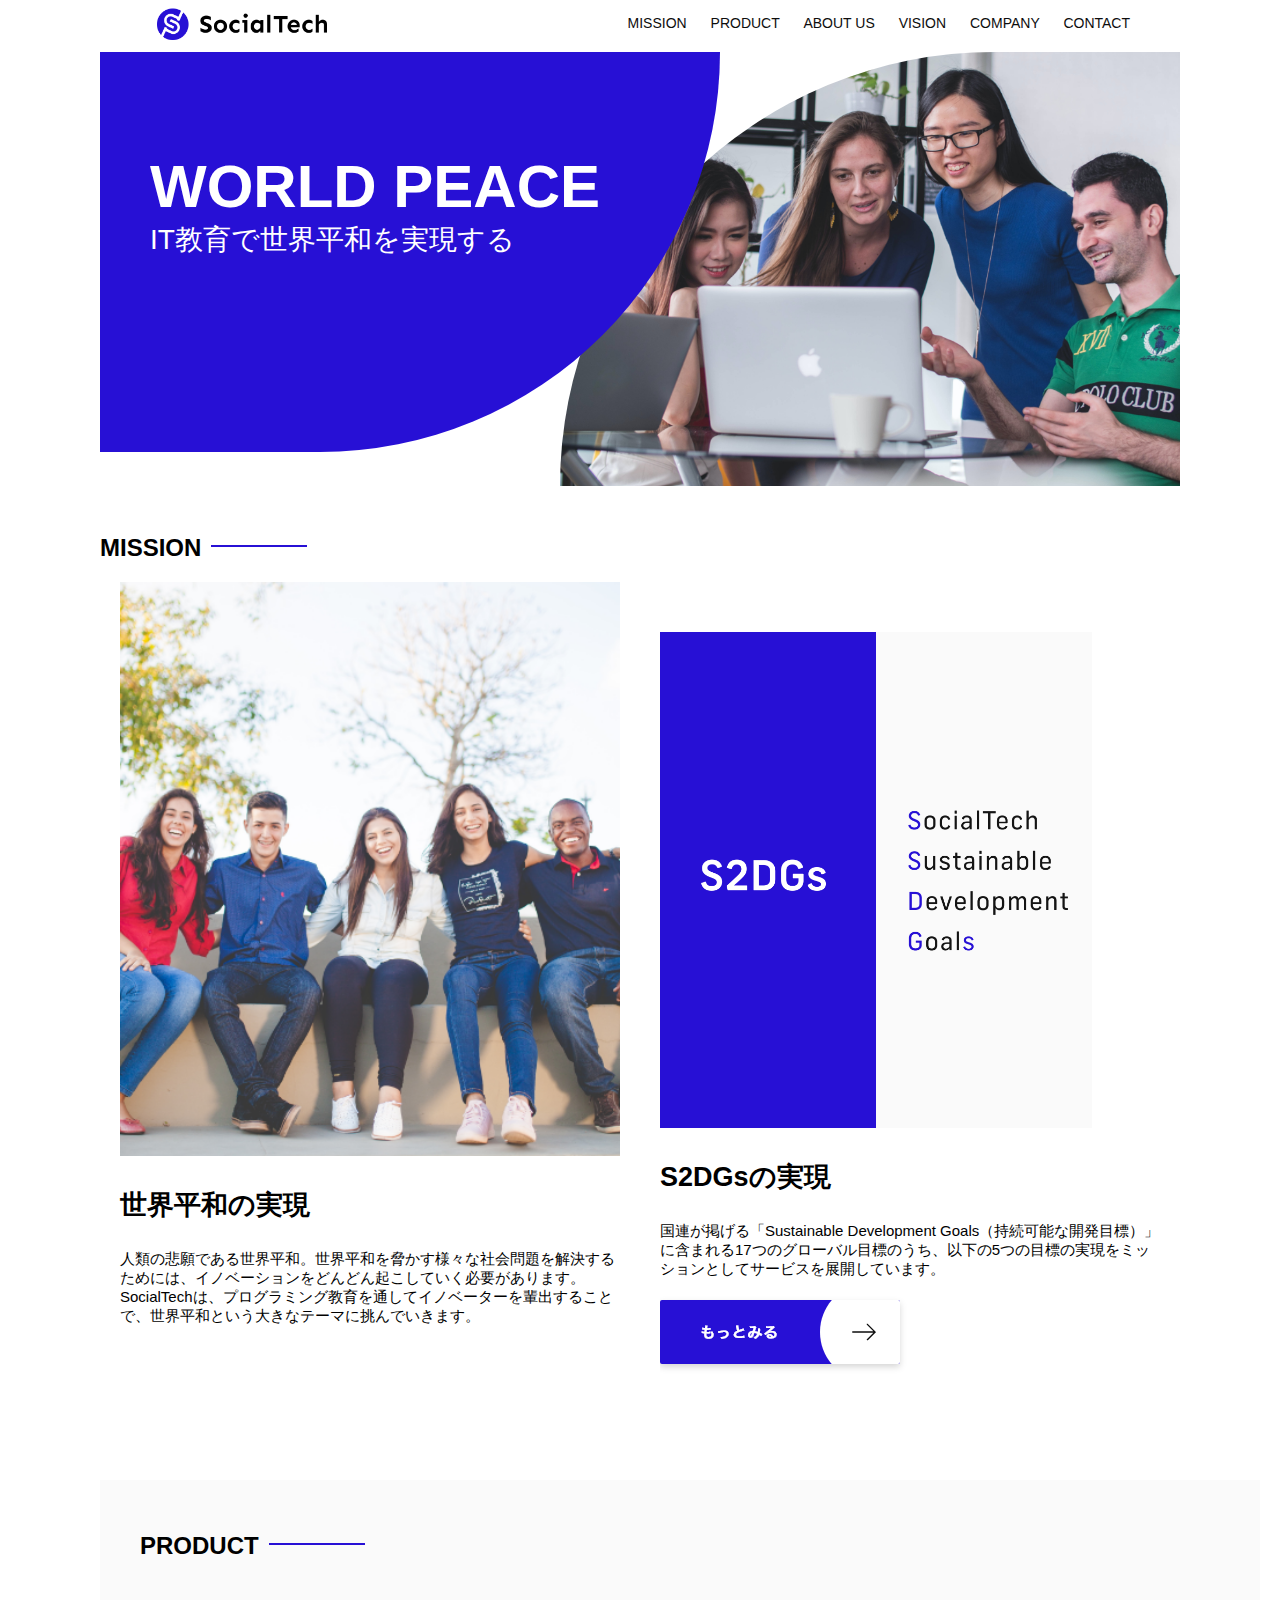
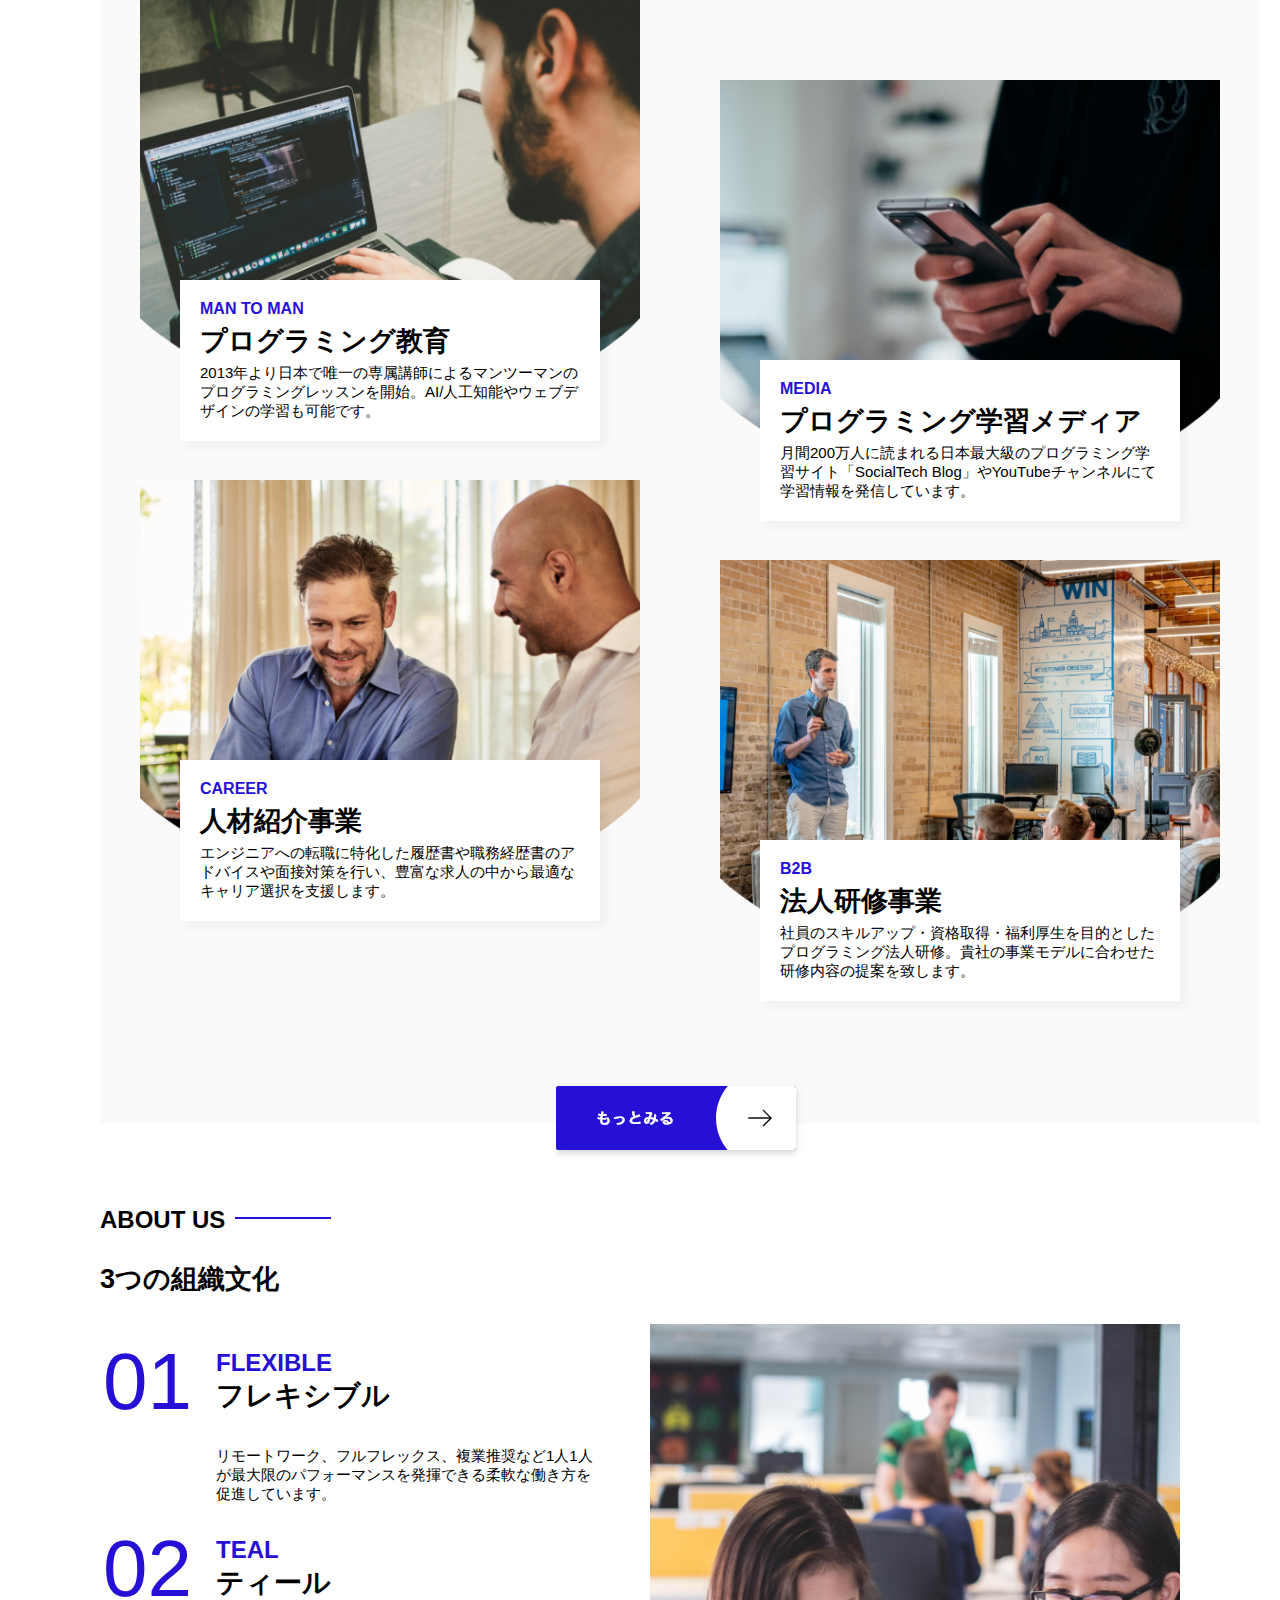
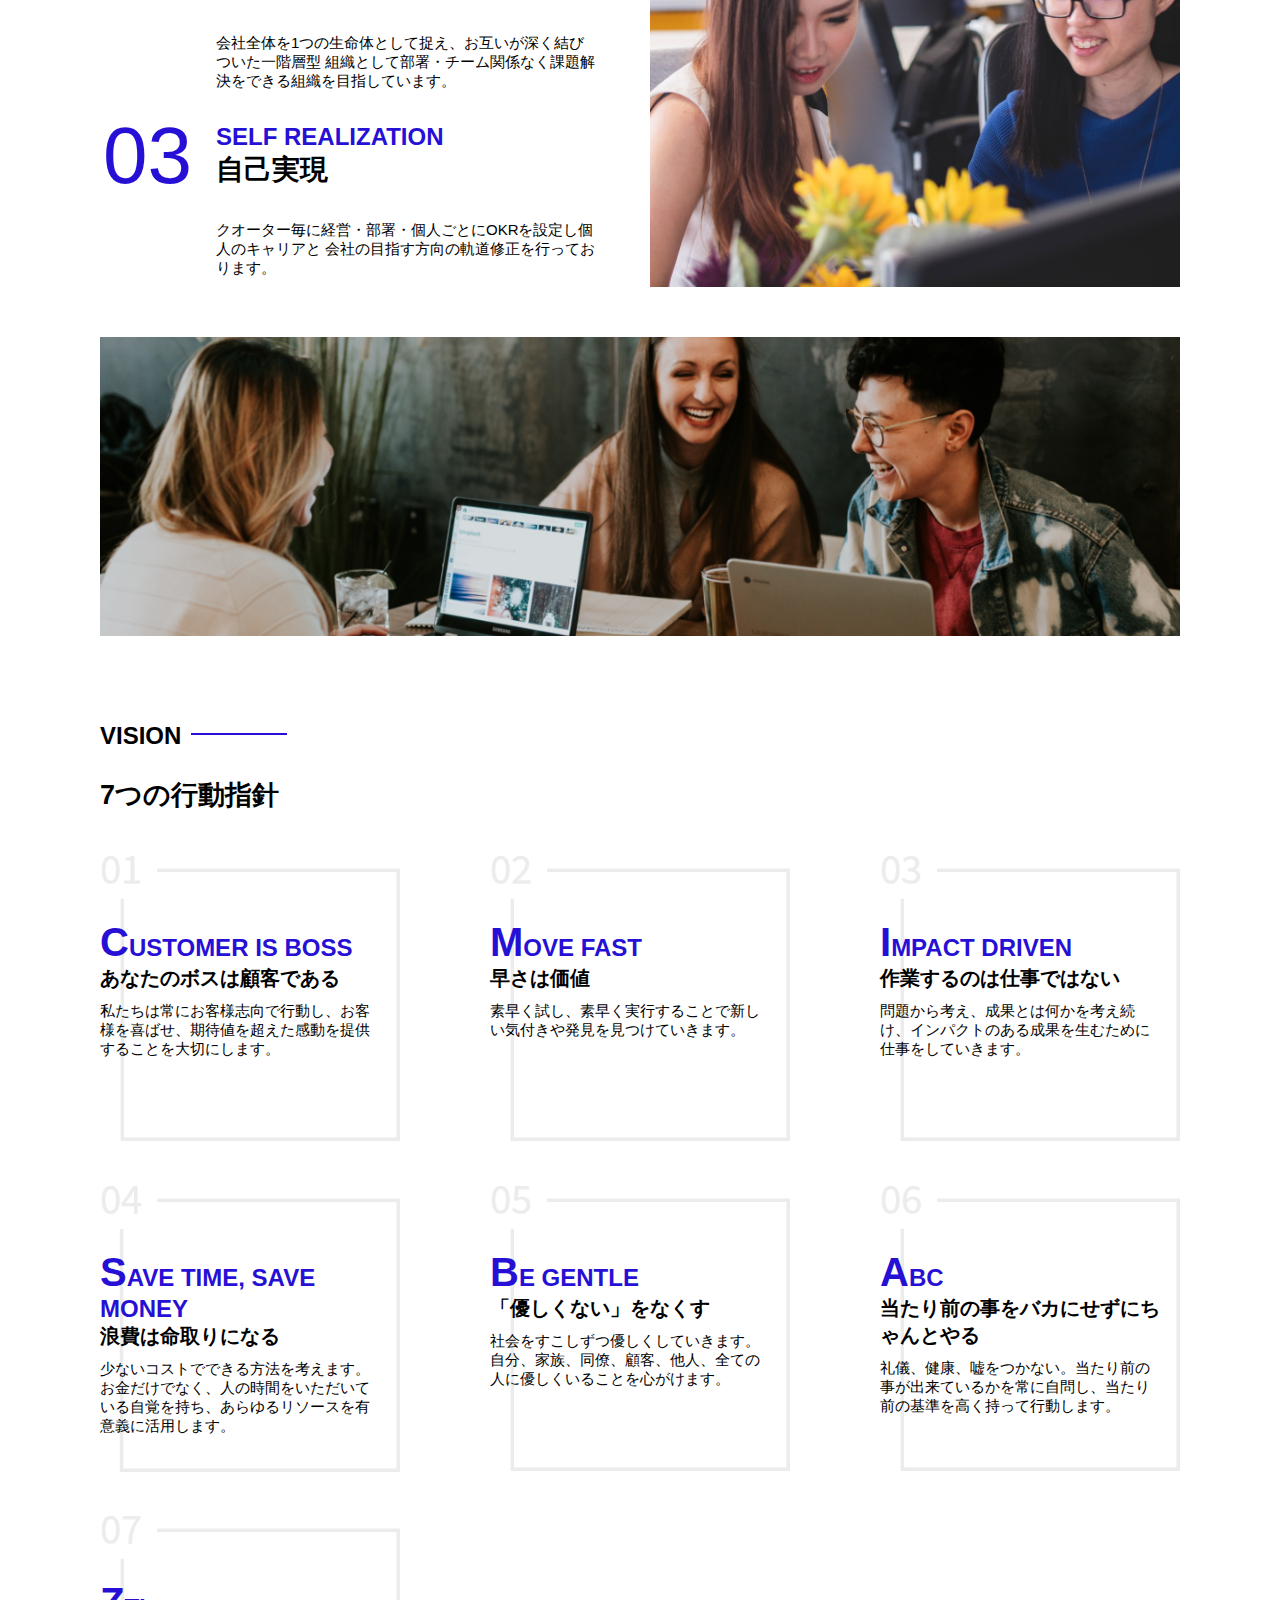
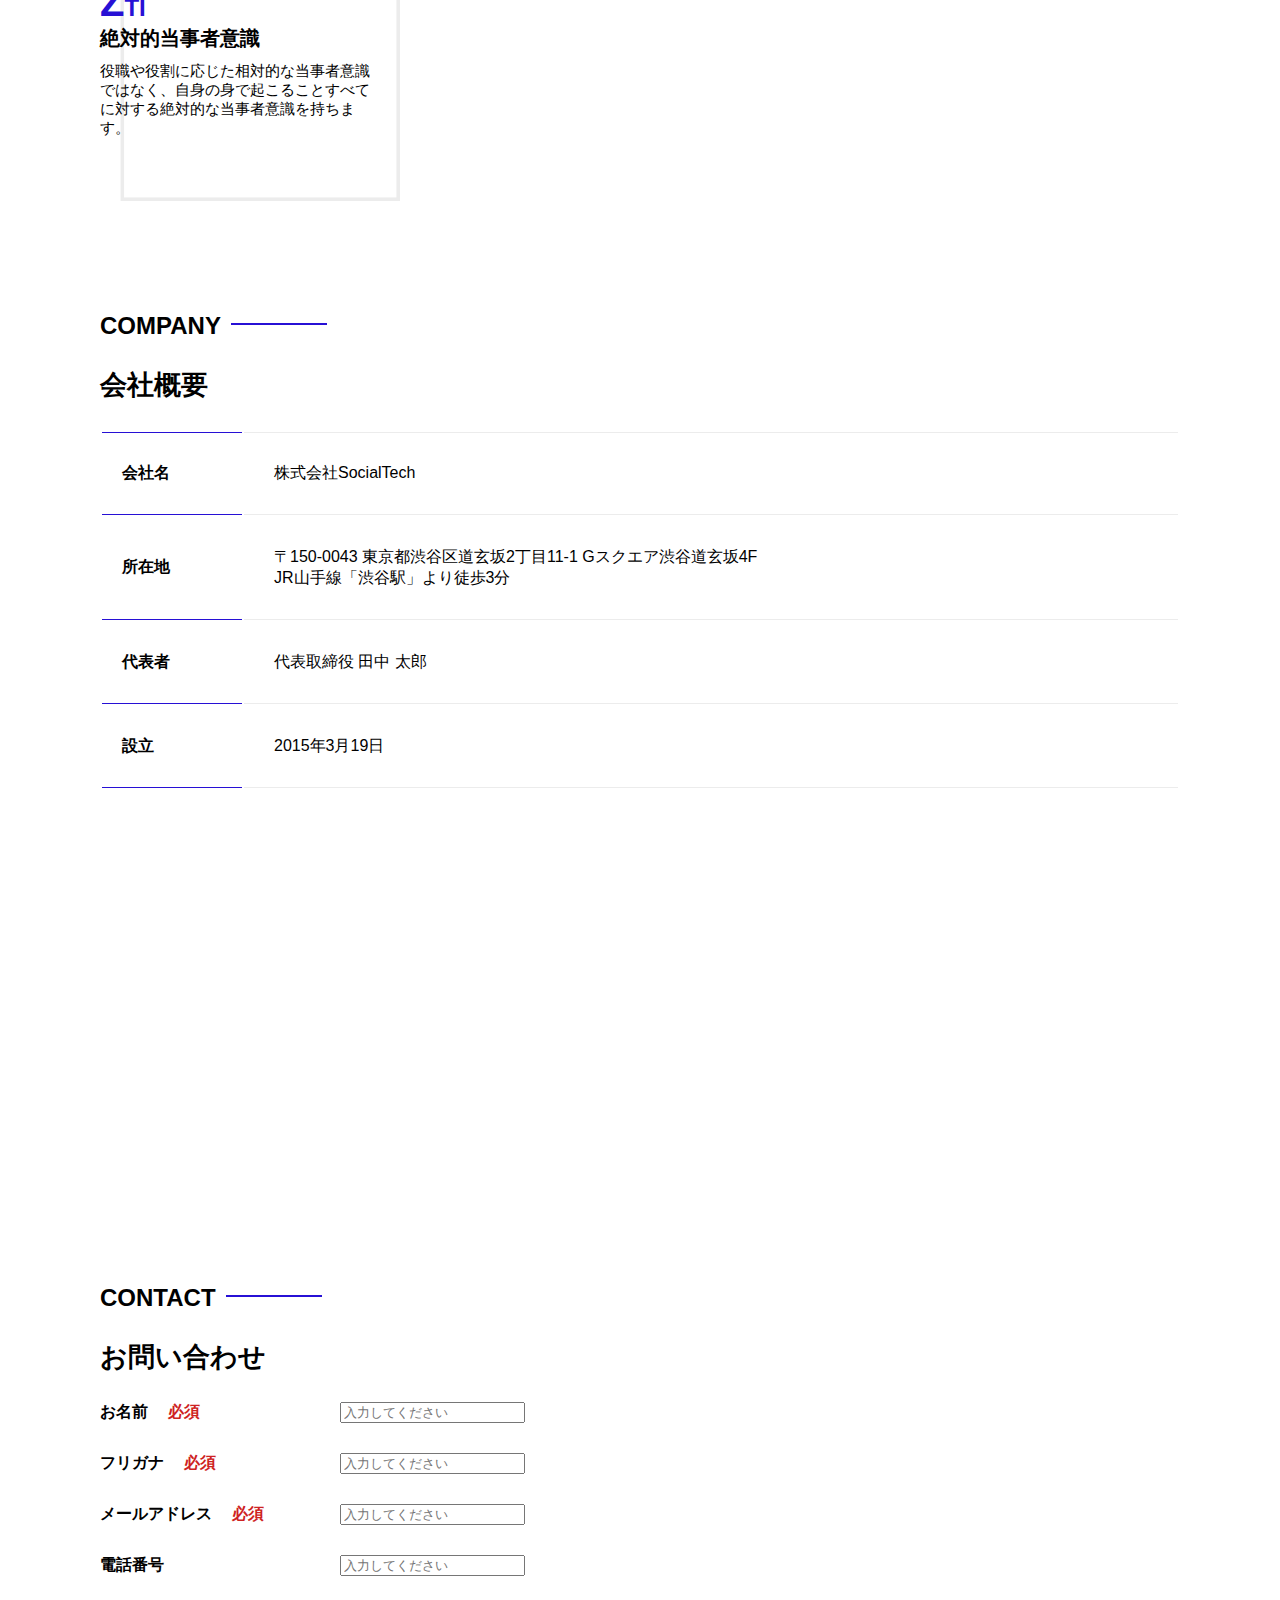
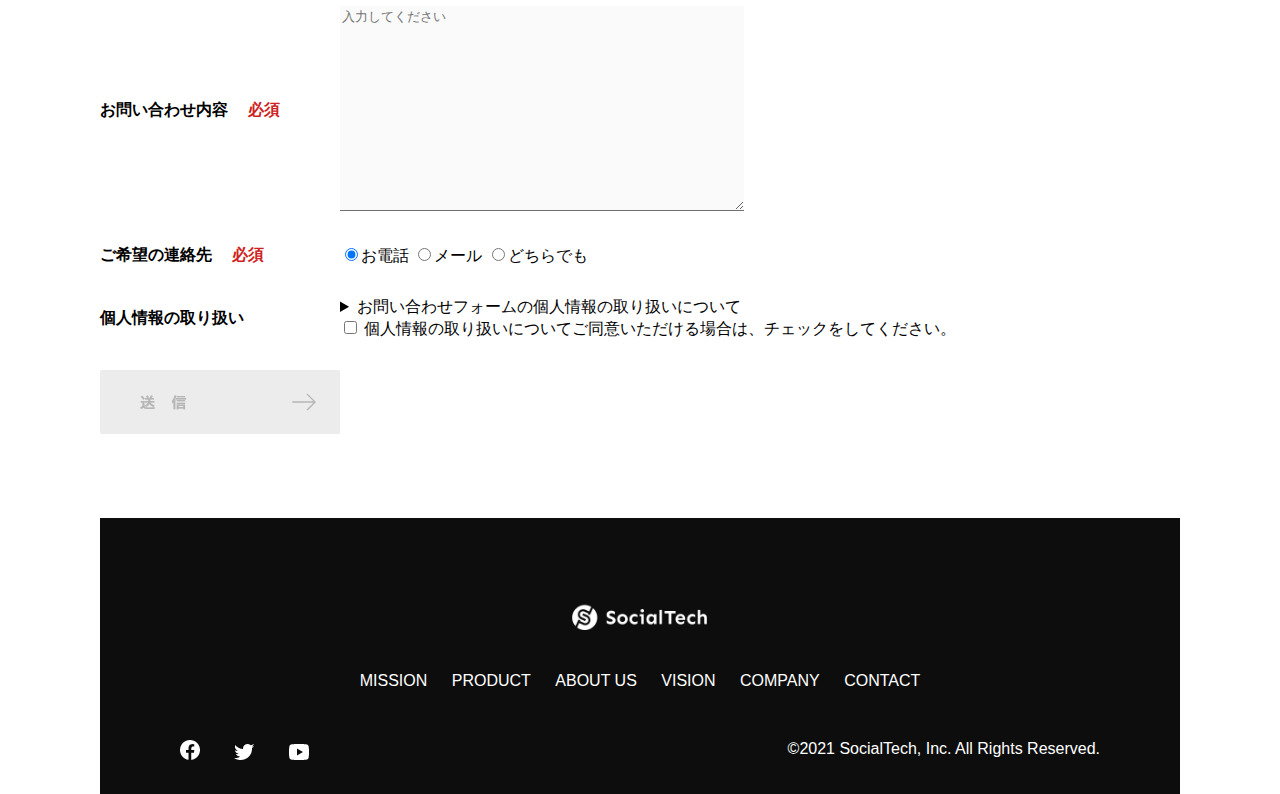
<file: index.html>
<!DOCTYPE html>
<html>

<head>
  <title>SocialTech</title>
  <meta charset="utf-8">
  <meta description="SocialTechはEdTech業界のリーディングカンパニーを目指します。">
  <meta name="viewport" content="width=device-width, initial-scale=1.0">
  <link rel="stylesheet" href="style.css">

</head>

<body>
  <header>
    <!-- ロゴ -->
    <a href="index.html" id="logo"><img src="images/logo.png" alt="トップページに戻る"></a>

    <!-- pc用ナビゲーション コメント追加 -->
    <nav id="nav-pc">
      <a href="mission.html">MISSION</a>
      <a href="product.html">PRODUCT</a>
      <a href="index.html#aboutus">ABOUT US</a>
      <a href="index.html#vision">VISION</a>
      <a href="index.html#company">COMPANY</a>
      <a href="index.html#contact">CONTACT</a>
    </nav>
    <!-- スマホ用メニューボタン -->
    <img id="menu-sp" src="images/button-menu.png" alt="ナビゲーションを開く"
      onclick="document.getElementById('nav-sp').style.display = 'block'">
    <!-- スマホ用ナビゲーション -->
    <nav id="nav-sp">
      <img id="close" src="images/button-close.png" alt="ナビゲーションを閉じる"
        onclick="document.getElementById('nav-sp').style.display = 'none'">
      <a id="logo-sp" href="index.html" onclick="document.getElementById('nav-sp').style.display = 'none'"><img
          src="images/logo-sp.png" alt="トップページに戻る"></a>
      <a class="menu" href="mission.html" onclick="document.getElementById('nav-sp').style.display = 'none'">MISSION</a>
      <a class="menu" href="product.html" onclick="document.getElementById('nav-sp').style.display = 'none'">PRODUCT</a>
      <a class="menu" href="index.html#aboutus"
        onclick="document.getElementById('nav-sp').style.display = 'none'">ABOUTUS</a>
      <a class="menu" href="index.html#vision"
        onclick="document.getElementById('nav-sp').style.display = 'none'">VISION</a>
      <a class="menu" href="index.html#company"
        onclick="document.getElementById('nav-sp').style.display = 'none'">COMPANY</a>
      <a class="menu" href="index.html#contact"
        onclick="document.getElementById('nav-sp').style.display = 'none'">CONTACT</a>
      <div id="sns">
        <a href="https://www.facebook.com/sejuku2013"><img src="images/button-facebook.png" alt="Facebookのリンク"></a>
        <a href="https://twitter.com/samuraijuku"><img src="images/button-twitter.png" alt="Twitterのリンク"></a>
        <a href="https://www.youtube.com/channel/UCCFOQO5aDK0xXam4cUQXT8g"><img src="images/button-youtube.png"
            alt="YouTubeのリンク"></a>
      </div>
    </nav>
  </header>
  <main>
    <article>

      <!-- メインビジュアル -->
      <section id="main-visual">
        <div id="main-message">
          <h1>WORLD PEACE</h1>
          <p>IT教育で世界平和を実現する</p>
        </div>
        <img src="images/index/index-main.png" alt="PCの周りに集まる多国籍の仲間たち">
      </section>
      <!--ミッション-->
      <section id="mission">
        <h2 class="index-h2">MISSION</h2>
        <div id="mission-flex">
          <div>
            <img id="mission-photo" src="images/index/index-mission.png" alt="屋外のベンチで写真を撮影する多国籍の仲間たち">
            <h3>世界平和の実現</h3>
            <p>
              人類の悲願である世界平和。世界平和を脅かす様々な社会問題を解決するためには、イノベーションをどんどん起こしていく必要があります。SocialTechは、プログラミング教育を通してイノベーターを輩出することで、世界平和という大きなテーマに挑んでいきます。
            </p>
          </div>
          <div>
            <img id="s2dgs" src="images/index/s2dgs.png" alt="S2DGs">
            <h3>S2DGsの実現</h3>
            <p>国連が掲げる「Sustainable Development Goals（持続可能な開発目標）」に含まれる17つのグローバル目標のうち、以下の5つの目標の実現をミッションとしてサービスを展開しています。</p>
            <a href="mission.html">
              <img src="images/button-more.png" alt="もっとみる">
            </a>
          </div>
        </div>
      </section>
      </section>
      <!-- プロダクト -->
      <section id="product">
        <h2 class="index-h2">PRODUCT</h2>
        <div>
          <div id="product-left">
            <div>
              <img class="product-photo" src="images/index/index-mantoman.png" alt="PCでコードを書く男性">
              <div class="product-explain">
                <span>MAN TO MAN</span>
                <h3>プログラミング教育</h3>
                <p>2013年より日本で唯一の専属講師によるマンツーマンのプログラミングレッスンを開始。AI/人工知能やウェブデザインの学習も可能です。</p>
              </div>
            </div>
            <div>
              <img class="product-photo" src="images/index/index-career.png" alt="笑顔で話し合う2人の男性">
              <div class="product-explain">
                <span>CAREER</span>
                <h3>人材紹介事業</h3>
                <p>エンジニアへの転職に特化した履歴書や職務経歴書のアドバイスや面接対策を行い、豊富な求人の中から最適なキャリア選択を支援します。</p>
              </div>
            </div>
          </div>
          <div id="product-right">
            <div>
              <img class="product-photo" src="images/index/index-media.png" alt="スマートフォンを操作する人">
              <div class="product-explain">
                <span>MEDIA</span>
                <h3>プログラミング学習メディア</h3>
                <p>月間200万人に読まれる日本最大級のプログラミング学習サイト「SocialTech Blog」やYouTubeチャンネルにて学習情報を発信しています。</p>
              </div>
            </div>
            <div>
              <img class="product-photo" src="images/index/index-b2b.png" alt="講演中の男性とそれを聴く人々">
              <div class="product-explain">
                <span>B2B</span>
                <h3>法人研修事業</h3>
                <p>社員のスキルアップ・資格取得・福利厚生を目的としたプログラミング法人研修。貴社の事業モデルに合わせた研修内容の提案を致します。</p>
              </div>
            </div>
          </div>
        </div>
        <div>
          <a id="product-more" href="product.html">
            <img src="images/button-more.png" alt="もっとみる">
          </a>
        </div>
        </div>
        </div>
      </section>
      <!---ABOUT US-->
      <section id="aboutus">
        <h2 class="index-h2">ABOUT US</h2>
        <h3>3つの組織文化</h3>
        <div>
          <table class="culture-table">
            <tr>
              <td>
                <span class="culture-num">01</span>
              </td>
              <td>
                <span class="culture-en">FLEXIBLE</span>
                <span class="culture-jp">フレキシブル</span>
              </td>
            </tr>
            <tr>
              <td>
                <!--空のセル-->
              </td>
              <td>
                <p class="culture-description">
                  リモートワーク、フルフレックス、複業推奨など1人1人が最大限のパフォーマンスを発揮できる柔軟な働き方を促進しています。
                </p>
              </td>
            </tr>
            <tr>
              <td>
                <span class="culture-num">02</span>
              </td>
              <td>
                <span class="culture-en">TEAL</span>
                <span class="culture-jp">ティール</span>
              </td>
            </tr>
            <tr>
              <td>
                <!--空のセル-->
              </td>
              <td>
                <p class="culture-description">
                  会社全体を1つの生命体として捉え、お互いが深く結びついた一階層型
                  組織として部署・チーム関係なく課題解決をできる組織を目指しています。
                </p>
              </td>
            </tr>
            <tr>
              <td>
                <span class="culture-num">03</span>
              </td>
              <td>
                <span class="culture-en">SELF REALIZATION</span>
                <span class="culture-jp">自己実現</span>
              </td>
            </tr>
            <tr>
              <td>
                <!--空のセル-->
              </td>
              <td>
                <p class="culture-description">
                  クオーター毎に経営・部署・個人ごとにOKRを設定し個人のキャリアと
                  会社の目指す方向の軌道修正を行っております。
                </p>
              </td>
            </tr>
          </table>
          <img class="culture-img" src="images/index/index-aboutus1.png" alt="笑顔で話し合う2人の女性">

        </div>
        <img class="culture-img2" src="images/index/index-aboutus2.png" alt="笑顔で話し合う3人の男女">
      </section>
      <!-- VISION -->
      <section id="vision">
        <h2 class="index-h2">VISION</h2>
        <h3>7つの行動指針</h3>
        <div>
          <div class="vision-box">
            <img src="images/index/vision-01.png" alt="01">
            <span>
              <h4>CUSTOMER IS BOSS</h4>
              <h5>あなたのボスは顧客である</h5>
              <p>私たちは常にお客様志向で行動し、お客様を喜ばせ、期待値を超えた感動を提供することを大切にします。</p>
            </span>
          </div>
          <div class="vision-box">
            <img src="images/index/vision-02.png" alt="02">
            <span>
              <h4>MOVE FAST</h4>
              <h5>早さは価値</h5>
              <p>素早く試し、素早く実行することで新しい気付きや発見を見つけていきます。</p>
            </span>
          </div>
          <div class="vision-box">
            <img src="images/index/vision-03.png" alt="03">
            <span>
              <h4>IMPACT DRIVEN</h4>
              <h5>作業するのは仕事ではない</h5>
              <p>問題から考え、成果とは何かを考え続け、インパクトのある成果を生むために仕事をしていきます。</p>
            </span>
          </div>
          <div class="vision-box">
            <img src="images/index//vision-04.png" alt="04">
            <span>
              <h4>SAVE TIME, SAVE MONEY</h4>
              <h5>浪費は命取りになる</h5>
              <p>少ないコストでできる方法を考えます。お金だけでなく、人の時間をいただいている自覚を持ち、あらゆるリソースを有意義に活用します。</p>
            </span>
          </div>
          <div class="vision-box">
            <img src="images/index/vision-05.png" alt="05">
            <span>
              <h4>BE GENTLE</h4>
              <h5>「優しくない」をなくす</h5>
              <p>社会をすこしずつ優しくしていきます。自分、家族、同僚、顧客、他人、全ての人に優しくいることを心がけます。</p>
            </span>
          </div>
          <div class="vision-box">
            <img src="images/index/vision-06.png" alt="06">
            <span>
              <h4>ABC</h4>
              <h5>当たり前の事をバカにせずにちゃんとやる</h5>
              <p>礼儀、健康、嘘をつかない。当たり前の事が出来ているかを常に自問し、当たり前の基準を高く持って行動します。</p>
            </span>
          </div>
          <div class="vision-box">
            <img src="images/index/vision-07.png" alt="07">
            <span>
              <h4>ZTI</h4>
              <h5>絶対的当事者意識</h5>
              <p>役職や役割に応じた相対的な当事者意識ではなく、自身の身で起こることすべてに対する絶対的な当事者意識を持ちます。</p>
            </span>
          </div>
        </div>
      </section>
      <!-- COMPANY -->
      <section id="company">
        <h2 class="index-h2">COMPANY</h2>
        <h3>会社概要</h3>
        <table id="company-table">
          <tr>
            <th class="tableheader-first">会社名</th>
            <td class="cell-first">株式会社SocialTech</td>
          </tr>
          <tr>
            <th class="tableheader">所在地</th>
            <td class="cell">〒150-0043 東京都渋谷区道玄坂2丁目11-1 Gスクエア渋谷道玄坂4F<br>JR山手線「渋谷駅」より徒歩3分</td>
          </tr>
          <tr>
            <th class="tableheader">代表者</th>
            <td class="cell">代表取締役 田中 太郎</td>
          </tr>
          <tr>
            <th class="tableheader">設立</th>
            <td class="cell">2015年3月19日</td>
          </tr>
        </table>
        <iframe
          src="https://www.google.com/maps/embed?pb=!1m18!1m12!1m3!1d25934.198132620044!2d139.67868109594582!3d35.65792050227863!2m3!1f0!2f0!3f0!3m2!1i1024!2i768!4f13.1!3m3!1m2!1s0x60188caa0042e8d1%3A0xba130bea826a7aa2!2z44CSMTUwLTAwNDMg5p2x5Lqs6YO95riL6LC35Yy66YGT546E5Z2C77yS5LiB55uu77yR77yR4oiS77yR!5e0!3m2!1sja!2sjp!4v1650425157659!5m2!1sja!2sjp"
          width="600" height="450" style="border:0;" allowfullscreen="" loading="lazy"
          referrerpolicy="no-referrer-when-downgrade"></iframe>
      </section>
      <!-- お問い合わせフォーム -->
      <section id="contact">
        <h2 class="index-h2">CONTACT</h2>
        <h3>お問い合わせ</h3>
        <form action="https://api.staticforms.xyz/submit" method="post">
          <input type="text" name="honeypot" style="display:none">
          <!-- STATIC FORMSのアクセスキー -->
          <input type="hidden" name="accessKey" value="a029cf4f-3df8-4212-803c-54f736e95e0a">
          <!--メールのタイトル-->
          <input type="hidden" name="subject" value="お問い合わせフォーム" />
          <!--送信先のメールアドレスをvalueに設定する-->
          <input type="hidden" name="replyTo" value="xray1976xray@gmail.com">
          <!--redirectToのURLは公開後のURLへリンクする-->
          <input type="hidden" name="redirectTo" value="">
          <div>
            <div class="contact-heading">
              <label class="contact-label">お名前<span class="contact-span">必須</span></label>
            </div>
            <div class="contact-form">
              <input type="text" name="name" placeholder="入力してください" class="contact-textbox">
            </div>
          </div>
          <div>
            <div class="contact-heading">
              <label class="contact-label">フリガナ<span class="contact-span">必須</span></label>
            </div>
            <div>
              <input type="text" name="hurigana" placeholder="入力してください" class="contact-textbox">
            </div>
          </div>
          <div>
            <div class="contact-heading">
              <label class="contact-label">メールアドレス<span class="contact-span">必須</span></label>
            </div>
            <div>
              <input type="text" name="email" placeholder="入力してください" class="contact-textbox">
            </div>
          </div>
          <div>
            <div class="contact-heading">
              <label class="contact-label">電話番号</label>
            </div>
            <div>
              <input type="text" name="tel" placeholder="入力してください" class="contact-textbox">
            </div>
          </div>
          <div>
            <div class="contact-heading">
              <label class="contact-label">お問い合わせ内容<span class="contact-span">必須</span></label>
            </div>
            <div>
              <textarea class="contact-textarea" placeholder="入力してください" name="message"></textarea>
            </div>
          </div>
          <div>
            <div class="contact-heading">
              <label class="contact-label">ご希望の連絡先<span class="contact-span">必須</span></label>
            </div>
            <div>
              <input class="radiobutton" type="radio" value="tel" name="contact" checked><label>お電話</label>
              <input class="radiobutton" type="radio" value="mail" name="contact"><label>メール</label>
              <input class="radiobutton" type="radio" value="both" name="contact"><label>どちらでも</label>
            </div>
          </div>
          <div>
            <div class="contact-heading">
              <label class="contact-label">個人情報の取り扱い</label>
            </div>
            <div>
              <details>
                <summary>お問い合わせフォームの個人情報の取り扱いについて</summary>
                <div>
                  <span>１．組織の名称又は氏名</span><br>
                  株式会社SocialTech<br><br>
                  <span>２．個人情報保護管理者（若しくはその代理人）の氏名又は職名、所属及び連絡先
                    鈴木 一郎 コーポレート部</span><br>
                  メールアドレス：support@socialtech.net<br>
                  TEL：03-xxxx-xxxx<br>
                  <span>３．個人情報の利用目的</span><br>
                  ・本サービス及び本サービスに関連する情報の提供又はそれらに関する連絡のため<br>
                  ・ユーザーの本人確認のため<br>
                  ・当社サービスのご案内のため<br>
                  ・当社の商品等の広告または宣伝（電子メールによるものを含むものとします。）<br><br>
                  <span>４．個人情報の取り扱い業務の委託</span><br>
                  個人情報の取扱業務の全部または一部を外部に業務委託する場合があります。<br>
                  その際、弊社は、個人情報を適切に保護できる管理体制を敷き実行していることを条件として<br>
                  委託先を厳選したうえで、機密保持契約を委託先と締結し、お客様の個人情報を厳密に管理させます。<br><br>
                  <span>５．個人情報の開示等の請求</span><br>
                  お客様は、弊社に対してご自身の個人情報の開示等（利用目的の通知、開示、内容の訂正・追加・削除、利用の停止または消去、第三者への提供の停止）に関して、当社問合わせ窓口に申し出ることができます。<br>
                  その際、弊社はお客様ご本人を確認させていただいたうえで、合理的な期間内に対応いたします。<br><br>
                  なお、個人情報に関する弊社問合わせ先は、次の通りです。<br><br>
                  株式会社SocialTech　個人情報問合せ窓口<br>
                  〒150-0043　東京都渋谷区道玄坂2丁目11-1 Ｇスクエア渋谷道玄坂 4F<br>
                  メールアドレス：support@socialtech.net　TEL：03-xxxx-xxxx<br><br>
                  <span>６．個人情報を提供されることの任意性について</span><br><br>
                  お客様がご自身の個人情報を弊社に提供されるか否かは、お客様のご判断によりますが、もしご提供されない場合には、適切なサービスが提供できない場合がありますので予めご了承ください。
                </div>
              </details>
              <input type="checkbox" name="agree">
              <span>個人情報の取り扱いについてご同意いただける場合は、チェックをしてください。</span>
            </div>
          </div> <input type="image" value="Submit" src="images/button-submit.png" alt="送信する">
        </form>
      </section>
    </article>
    <footer>
      <div id="footer-logo">
        <img src="images/logo-sp.png" alt="SocialTech">
      </div>
      <div id="footer-link">
        <a href="mission.html">MISSION</a>
        <a href="product.html">PRODUCT</a>
        <a href="index.html#aboutus">ABOUT US</a>
        <a href="index.html#vision">VISION</a>
        <a href="index.html#company">COMPANY</a>
        <a href="index.html#contact">CONTACT</a>
      </div>
      <div id="sns-footer">
        <a href="https://www.facebook.com/sejuku2013"><img src="images/button-facebook.png" alt="Facebookのリンク"></a>
        <a href="https://twitter.com/samuraijuku"><img src="images/button-twitter.png" alt="Twitterのリンク"></a>
        <a href="https://www.youtube.com/channel/UCCFOQO5aDK0xXam4cUQXT8g"><img src="images/button-youtube.png"
            alt="YouTubeのリンク"></a>
        <span id="copyright">&copy;2021 SocialTech, Inc. All Rights Reserved. </span>
      </div>
    </footer>
  </main>
</body>

</html>
</file>
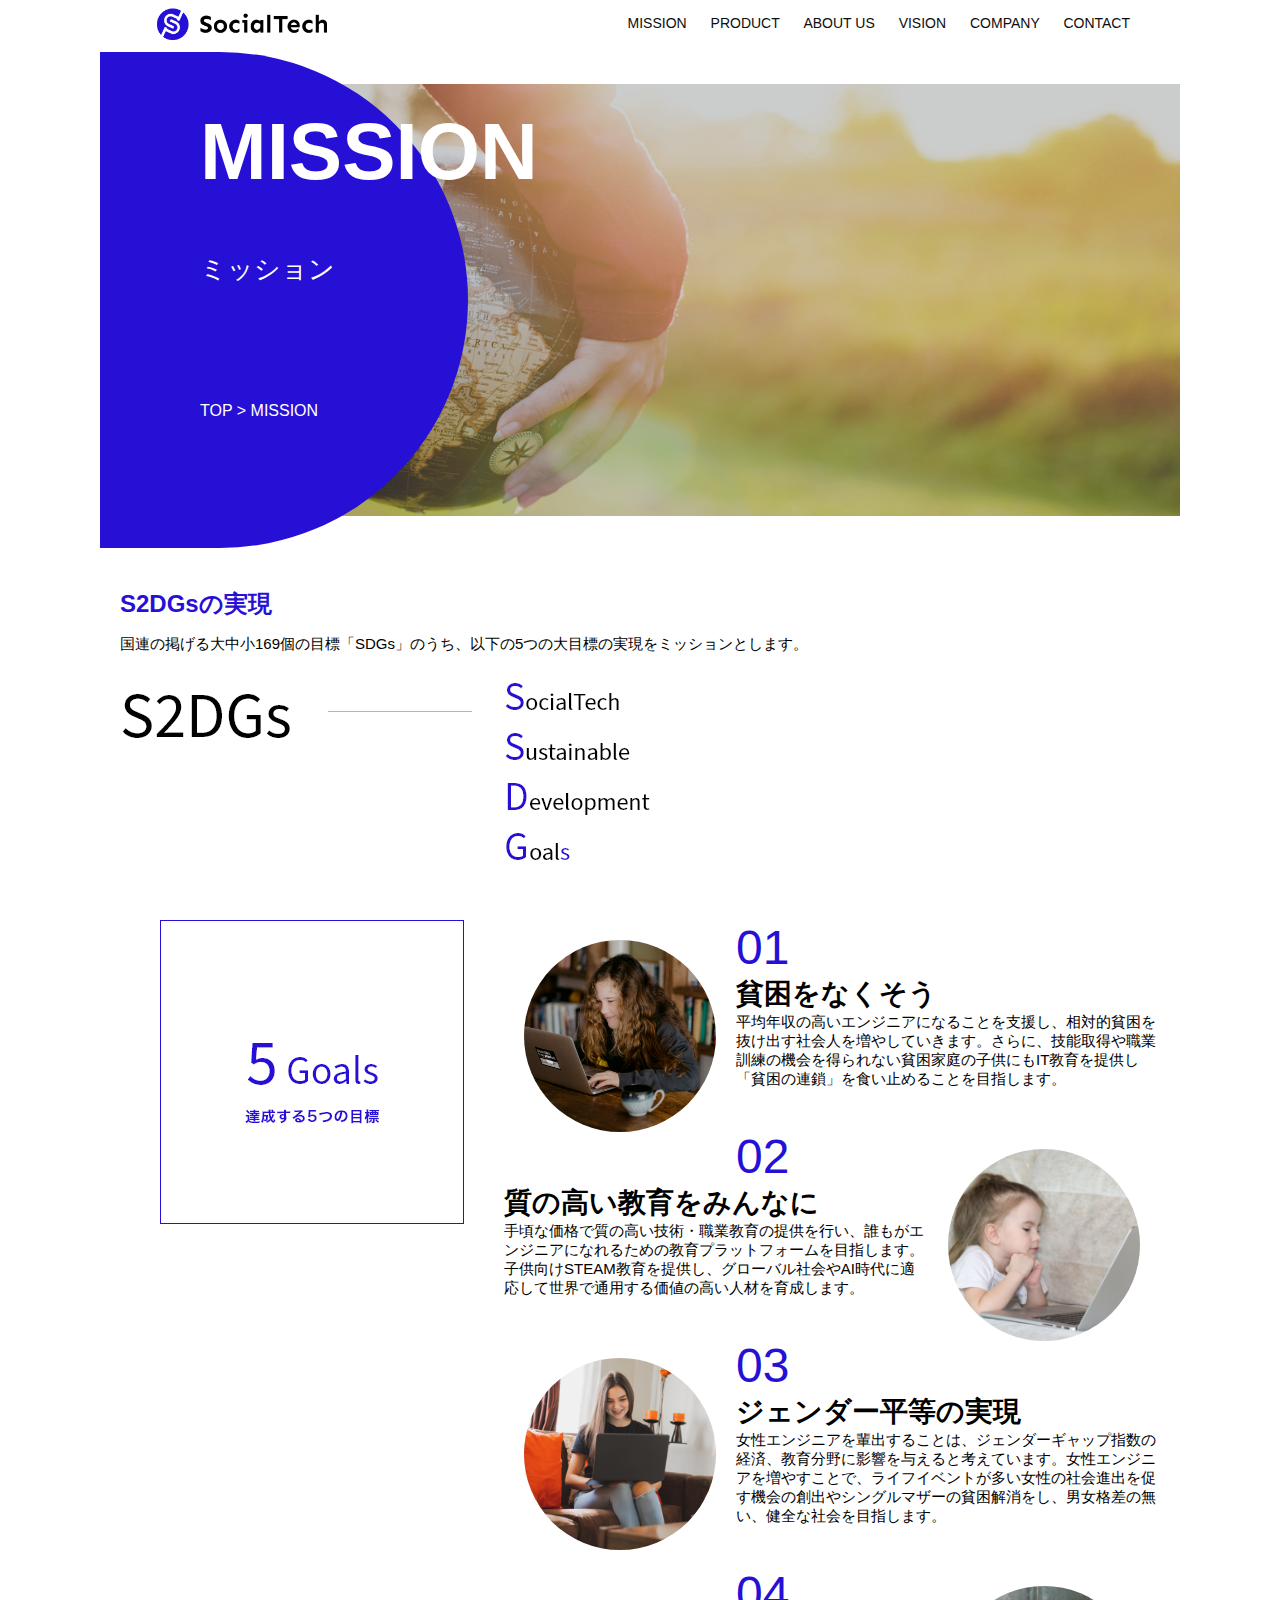
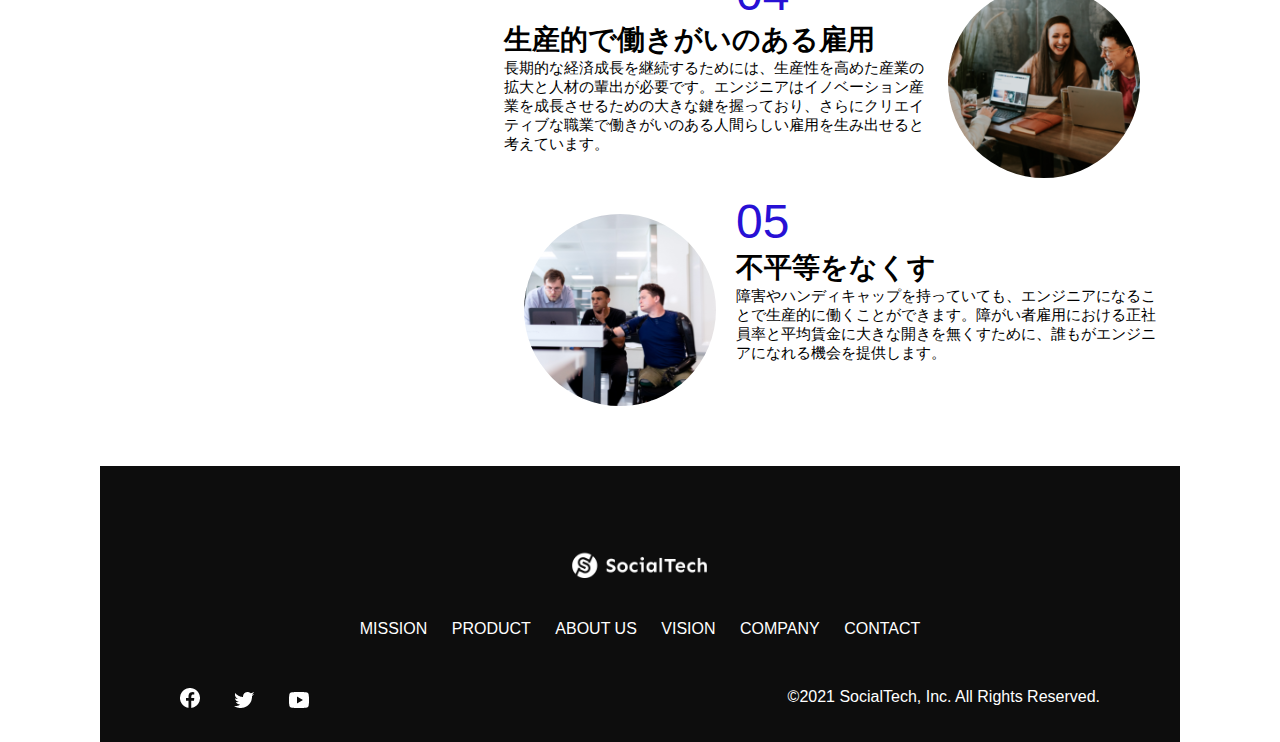
<file: mission.html>
<!DOCTYPE html>
  <html>
  <head>
    <title>SocialTech - MISSION ミッション -</title>
    <meta charset="utf-8">
    <meta description="SocialTechが目指す5つの目標（S2DGs）を紹介します">
    <meta name="viewport" content="width=device-width, initial-scale=1.0">
    <link rel="stylesheet" href="style.css">
  </head>
 
  <body>
    <!-- ヘッダー -->
    <header>
      <!-- ロゴ -->
      <a href="index.html" id="logo"><img src="images/logo.png" alt="トップページに戻る"></a>
  
      <!-- PC用ナビゲーション -->
      <nav id="nav-pc">
        <a href="mission.html">MISSION</a>
        <a href="product.html">PRODUCT</a>
        <a href="index.html#aboutus">ABOUT US</a>
        <a href="index.html#vision">VISION</a>
        <a href="index.html#company">COMPANY</a>
        <a href="index.html#contact">CONTACT</a>
      </nav>
  
      <!-- スマホ用メニューボタン -->
      <img id="menu-sp" src="images/button-menu.png" alt="ナビゲーションを開く" onclick="document.getElementById('nav-sp').style.display = 'block'">
  
      <!-- スマホ用ナビゲーション -->
      <nav id="nav-sp">
        <img id="close" src="images/button-close.png" alt="ナビゲーションを閉じる" onclick="document.getElementById('nav-sp').style.display = 'none'">
        <a id="logo-sp" href="index.html" onclick="document.getElementById('nav-sp').style.display = 'none'"><img
            src="images/logo-sp.png" alt="トップページに戻る"></a>
        <a class="menu" href="mission.html" onclick="document.getElementById('nav-sp').style.display = 'none'">MISSION</a>
        <a class="menu" href="product.html" onclick="document.getElementById('nav-sp').style.display = 'none'">PRODUCT</a>
        <a class="menu" href="index.html#aboutus" onclick="document.getElementById('nav-sp').style.display = 'none'">ABOUT
          US</a>
        <a class="menu" href="index.html#vision"
          onclick="document.getElementById('nav-sp').style.display = 'none'">VISION</a>
        <a class="menu" href="index.html#company"
          onclick="document.getElementById('nav-sp').style.display = 'none'">COMPANY</a>
        <a class="menu" href="index.html#contact"
          onclick="document.getElementById('nav-sp').style.display = 'none'">CONTACT</a>
        <div id="sns">
          <a href="https://www.facebook.com/sejuku2013"><img src="images/button-facebook.png" alt="Facebookのリンク"></a>
          <a href="https://twitter.com/samuraijuku"><img src="images/button-twitter.png" alt="Twitterのリンク"></a>
          <a href="https://www.youtube.com/channel/UCCFOQO5aDK0xXam4cUQXT8g"><img src="images/button-youtube.png" alt="YouTubeのリンク"></a>
        </div>
      </nav>
    </header>
    <main>
      <article>
        <section id="mission-main">
          <div id="mission-title">
            <h1>MISSION</h1>
            <span>ミッション</span>
            <div>TOP > MISSION</div>
          </div>
        </section>
        <section id="mission-s2dgs">
          <h2 class="mission-h2">S2DGsの実現</h2>
          <p>国連の掲げる大中小169個の目標「SDGs」のうち、以下の5つの大目標の実現をミッションとします。</p>
          <img src="images/mission/mission-s2dgs.png" alt="S2DGs"
        </section>
        <div id="mission-5goals">
          <div>
            <img id="s2dgs-image" src="images/mission/mission-5goals.png">
          </div>
        <div>
          <div>
            <img class="fivegoals-image-left" src="images/mission/mission-5goals01.png" alt="PCを操作する女の子">
            <span class="fivegoals-number">01</span>
            <h3 class="fivegoals-h3">貧困をなくそう</h3>
            <p class="fivegoals-p">平均年収の高いエンジニアになることを支援し、相対的貧困を抜け出す社会人を増やしていきます。さらに、技能取得や職業訓練の機会を得られない貧困家庭の子供にもIT教育を提供し「貧困の連鎖」を食い止めることを目指します。</p>
          </div>

          <div>
            <img class="fivegoals-image-right" src="images/mission/mission-5goals02.png" alt="PCを見つめる小さい女の子">
            <span class="fivegoals-number">02</span>
            <h3 class="fivegoals-h3">質の高い教育をみんなに</h3>
            <p class="fivegoals-p">
              手頃な価格で質の高い技術・職業教育の提供を行い、誰もがエンジニアになれるための教育プラットフォームを目指します。子供向けSTEAM教育を提供し、グローバル社会やAI時代に適応して世界で通用する価値の高い人材を育成します。
            </p>
          </div>

          <div>
            <img class="fivegoals-image-left" src="images/mission/mission-5goals03.png" alt="PCを操作する女性">
            <span class="fivegoals-number">03</span>
            <h3 class="fivegoals-h3">ジェンダー平等の実現</h3>
            <p class="fivegoals-p">
              女性エンジニアを輩出することは、ジェンダーギャップ指数の経済、教育分野に影響を与えると考えています。女性エンジニアを増やすことで、ライフイベントが多い女性の社会進出を促す機会の創出やシングルマザーの貧困解消をし、男女格差の無い、健全な社会を目指します。
            </p>
          </div>

          <div>
            <img class="fivegoals-image-right" src="images/mission/mission-5goals04.png" alt="笑顔で話し合う3人の男女">
            <span class="fivegoals-number">04</span>
            <h3 class="fivegoals-h3">生産的で働きがいのある雇用</h3>
            <p class="fivegoals-p">
              長期的な経済成長を継続するためには、生産性を高めた産業の拡大と人材の輩出が必要です。エンジニアはイノベーション産業を成長させるための大きな鍵を握っており、さらにクリエイティブな職業で働きがいのある人間らしい雇用を生み出せると考えています。
            </p>
          </div>

          <div>
            <img class="fivegoals-image-left" src="images/mission/mission-5goals05.png" alt="障害を持つ男性が生き生きと働く様子">
            <span class="fivegoals-number">05</span>
            <h3 class="fivegoals-h3">不平等をなくす</h3>
            <p class="fivegoals-p">
              障害やハンディキャップを持っていても、エンジニアになることで生産的に働くことができます。障がい者雇用における正社員率と平均賃金に大きな開きを無くすために、誰もがエンジニアになれる機会を提供します。
            </p>
          </div>
        </div>
        </section>
      </article>
      <footer>
        <div id="footer-logo">
          <img src="images/logo-sp.png" alt="SocialTech">
        </div>
        <div id="footer-link">
          <a href="mission.html">MISSION</a>
          <a href="product.html">PRODUCT</a>
          <a href="index.html#aboutus">ABOUT US</a>
          <a href="index.html#vision">VISION</a>
          <a href="index.html#company">COMPANY</a>
          <a href="index.html#contact">CONTACT</a>
        </div>
        <div id="sns-footer">
          <a href="https://www.facebook.com/sejuku2013"><img src="images/button-facebook.png" alt="Facebookのリンク"></a>
          <a href="https://twitter.com/samuraijuku"><img src="images/button-twitter.png" alt="Twitterのリンク"></a>
          <a href="https://www.youtube.com/channel/UCCFOQO5aDK0xXam4cUQXT8g"><img src="images/button-youtube.png" alt="YouTubeのリンク"></a>
          <span id="copyright">&copy;2021 SocialTech, Inc. All Rights Reserved. </span>
        </div>
      </footer>
    </main>
  </body>
 
  </html>
</file>
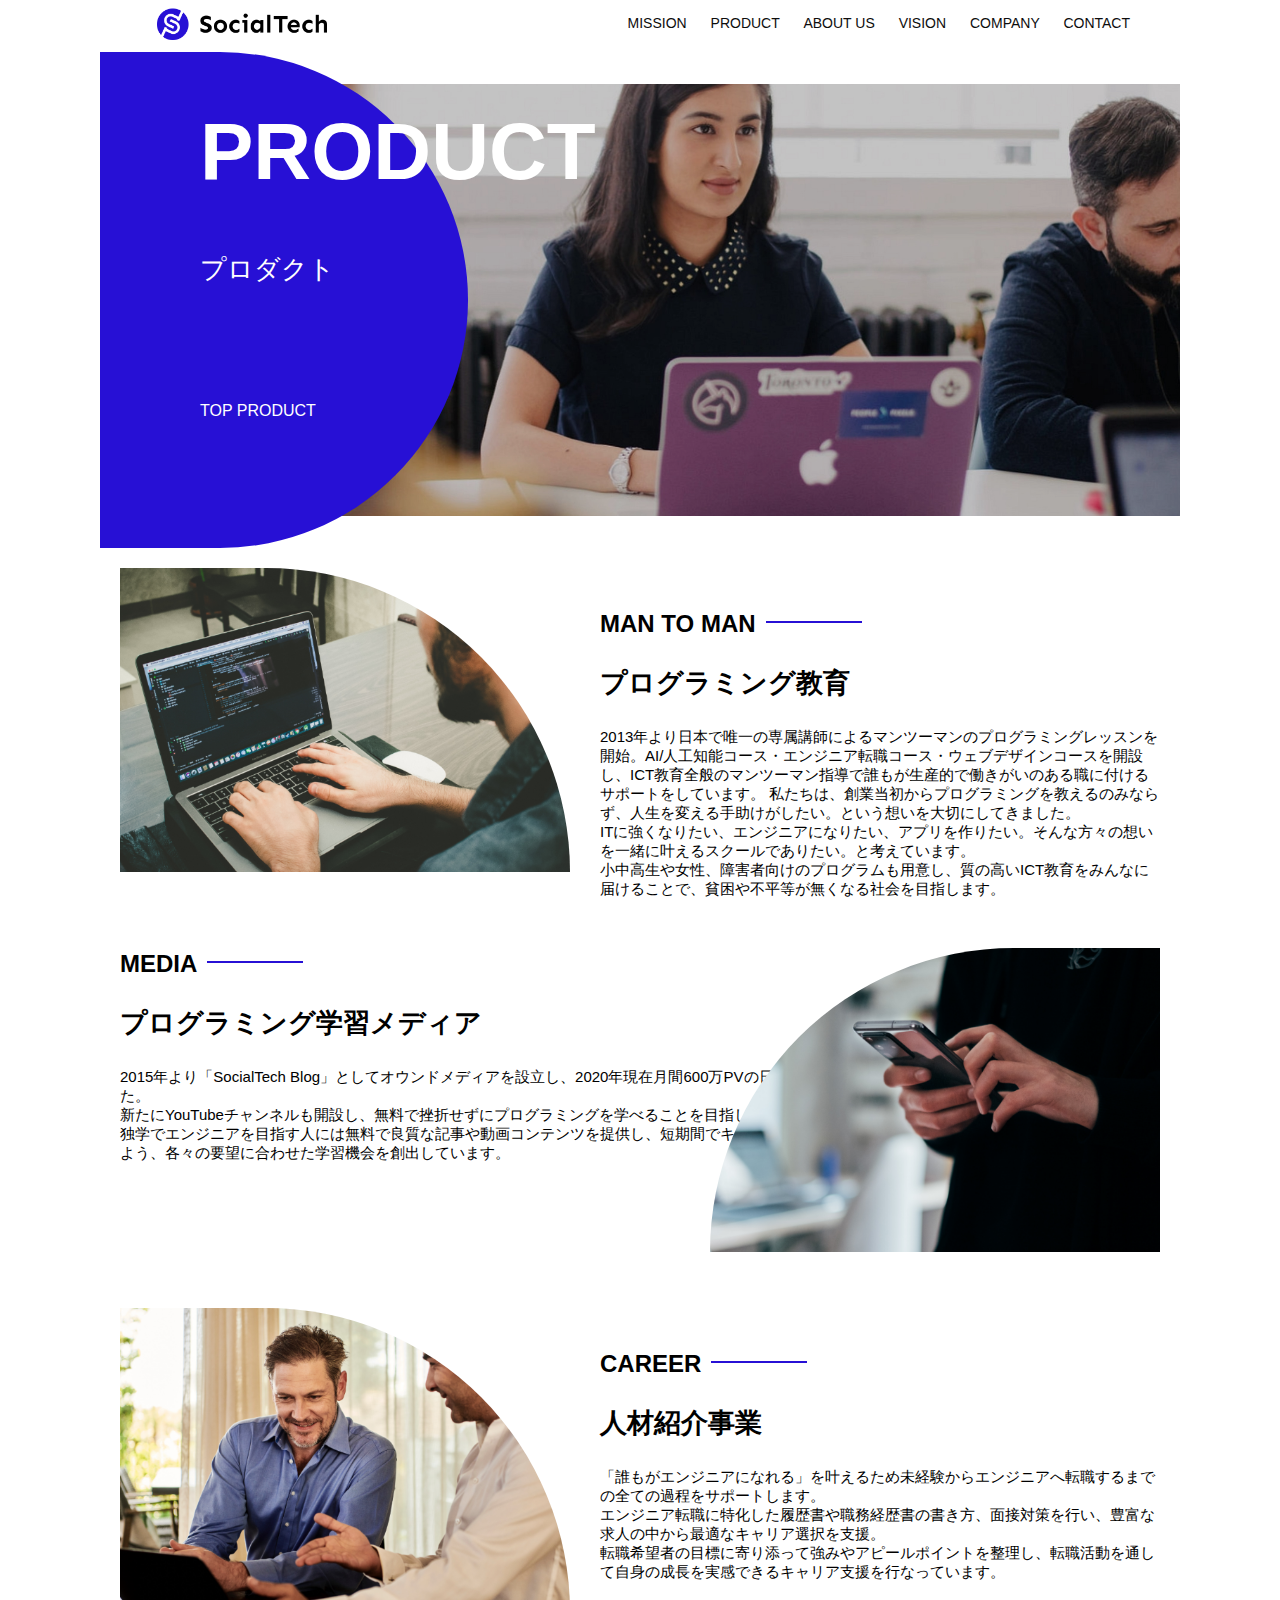
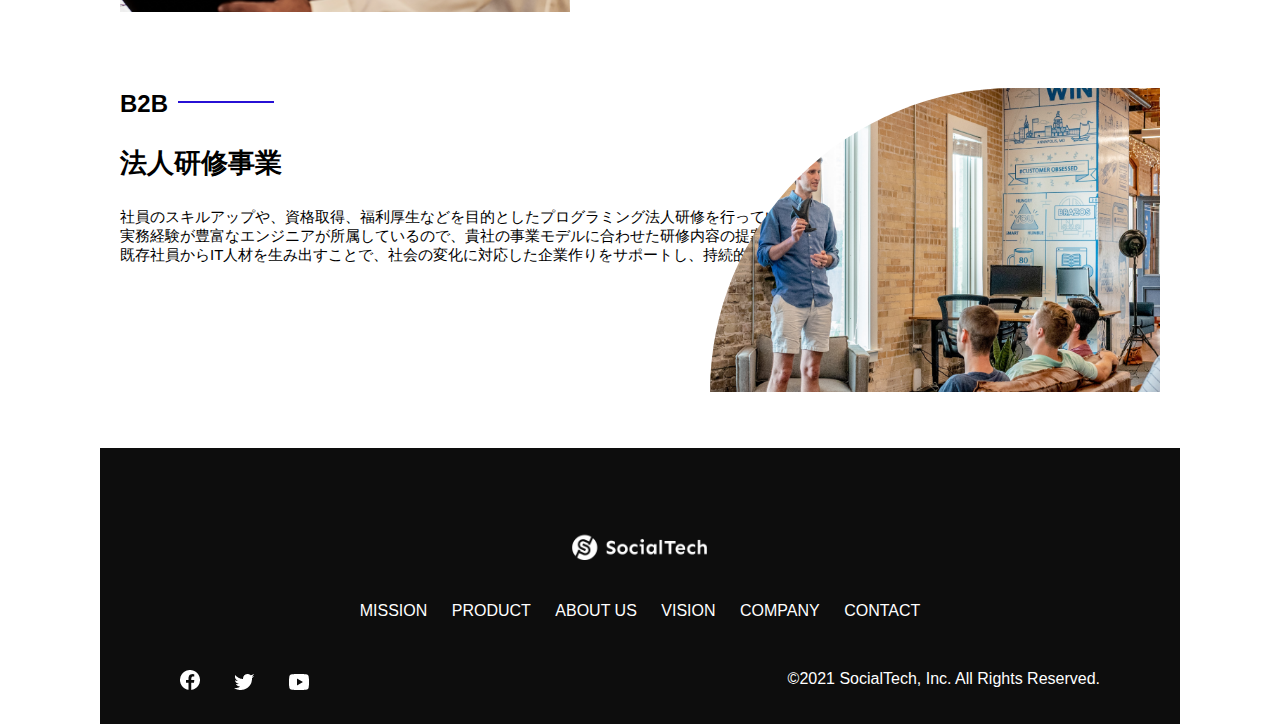
<file: product.html>
<!DOCTYPE html>
  <html>
  <head>
    <title>SocialTech - PRODUCT プロダクト -</title>
    <meta charset="utf-8">
    <meta description="SocialTechの4つのプロダクトを紹介します">
    <meta name="viewport" content="width=device-width, initial-scale=1.0">
    <link rel="stylesheet" href="style.css">
  </head>
  
  <body>
    <!-- ヘッダー -->
    <header>
      <!-- ロゴ -->
      <a href="index.html" id="logo"><img src="images/logo.png" alt="トップページに戻る"></a>
  
      <!-- PC用ナビゲーション -->
      <nav id="nav-pc">
        <a href="mission.html">MISSION</a>
        <a href="product.html">PRODUCT</a>
        <a href="index.html#aboutus">ABOUT US</a>
        <a href="index.html#vision">VISION</a>
        <a href="index.html#company">COMPANY</a>
        <a href="index.html#contact">CONTACT</a>
      </nav>
  
      <!-- スマホ用メニューボタン -->
      <img id="menu-sp" src="images/button-menu.png" alt="ナビゲーションを開く" onclick="document.getElementById('nav-sp').style.display = 'block'">
  
      <!-- スマホ用ナビゲーション -->
      <nav id="nav-sp">
        <img id="close" src="images/button-close.png" alt="ナビゲーションを閉じる" onclick="document.getElementById('nav-sp').style.display = 'none'">
        <a id="logo-sp" href="index.html" onclick="document.getElementById('nav-sp').style.display = 'none'"><img
            src="images/logo-sp.png" alt="トップページに戻る"></a>
        <a class="menu" href="mission.html" onclick="document.getElementById('nav-sp').style.display = 'none'">MISSION</a>
        <a class="menu" href="product.html" onclick="document.getElementById('nav-sp').style.display = 'none'">PRODUCT</a>
        <a class="menu" href="index.html#aboutus" onclick="document.getElementById('nav-sp').style.display = 'none'">ABOUT
          US</a>
        <a class="menu" href="index.html#vision"
          onclick="document.getElementById('nav-sp').style.display = 'none'">VISION</a>
        <a class="menu" href="index.html#company"
          onclick="document.getElementById('nav-sp').style.display = 'none'">COMPANY</a>
        <a class="menu" href="index.html#contact"
          onclick="document.getElementById('nav-sp').style.display = 'none'">CONTACT</a>
        <div id="sns">
          <a href="https://www.facebook.com/sejuku2013"><img src="images/button-facebook.png" alt="Facebookのリンク"></a>
          <a href="https://twitter.com/samuraijuku"><img src="images/button-twitter.png" alt="Twitterのリンク"></a>
          <a href="https://www.youtube.com/channel/UCCFOQO5aDK0xXam4cUQXT8g"><img src="images/button-youtube.png" alt="YouTubeのリンク"></a>
        </div>
      </nav>
    </header>
    <main>
      <article>
        <section id="product-main">
          <div id="product-title">
            <h1>PRODUCT</h1>
            <span>プロダクト</span>
            <div>TOP PRODUCT</div>
          </div>
        </section><section class="product-section1">
          <img src="images/product/product-mantoman.png" alt="PCでコードを書く男性">
          <div>
            <h2 class="product-h2">MAN TO MAN</h2>
            <h3 class="product-h3">プログラミング教育</h3>
            <p>
              2013年より日本で唯一の専属講師によるマンツーマンのプログラミングレッスンを開始。AI/人工知能コース・エンジニア転職コース・ウェブデザインコースを開設し、ICT教育全般のマンツーマン指導で誰もが生産的で働きがいのある職に付けるサポートをしています。
              私たちは、創業当初からプログラミングを教えるのみならず、人生を変える手助けがしたい。という想いを大切にしてきました。<br>ITに強くなりたい、エンジニアになりたい、アプリを作りたい。そんな方々の想いを一緒に叶えるスクールでありたい。と考えています。<br>小中高生や女性、障害者向けのプログラムも用意し、質の高いICT教育をみんなに届けることで、貧困や不平等が無くなる社会を目指します。
            </p>
          </div>
        </section>
        <section class="product-section2">
          <div>
            <h2 class="product-h2">MEDIA</h2>
            <h3 class="product-h3">プログラミング学習メディア</h3>
            <p>2015年より「SocialTech
              Blog」としてオウンドメディアを設立し、2020年現在月間600万PVの日本最大級のプログラミング学習サイトへと成長しました。<br>新たにYouTubeチャンネルも開設し、無料で挫折せずにプログラミングを学べることを目指して、各チャネルで学習情報をやさしく発信。<br>独学でエンジニアを目指す人には無料で良質な記事や動画コンテンツを提供し、短期間でキャリアチェンジしたい人はマンツーマンレッスンを選択できるよう、各々の要望に合わせた学習機会を創出しています。
            </p>
          </div>
          <img src="images/product/product-media.png" alt="スマートフォンを操作する人">
        </section>
        <section class="product-section1">
          <img src="images/product/product-career.png" alt="笑顔で話し合う2人の男性">
          <div>
            <h2 class="product-h2">CAREER</h2>
            <h3 class="product-h3">人材紹介事業</h3>
            <p>
              「誰もがエンジニアになれる」を叶えるため未経験からエンジニアへ転職するまでの全ての過程をサポートします。<br>エンジニア転職に特化した履歴書や職務経歴書の書き方、面接対策を行い、豊富な求人の中から最適なキャリア選択を支援。<br>転職希望者の目標に寄り添って強みやアピールポイントを整理し、転職活動を通して自身の成長を実感できるキャリア支援を行なっています。<br>
            </p>
          </div>
        </section>
        <section class="product-section2">
          <div>
            <h2 class="product-h2">B2B</h2>
            <h3 class="product-h3">法人研修事業</h3>
            <p>
              社員のスキルアップや、資格取得、福利厚生などを目的としたプログラミング法人研修を行っています。<br>実務経験が豊富なエンジニアが所属しているので、貴社の事業モデルに合わせた研修内容の提案が可能です。<br>既存社員からIT人材を生み出すことで、社会の変化に対応した企業作りをサポートし、持続的な経済成長を生み出します。
            </p>
          </div>
          <img src="images/product/product-b2b.png" alt="講演中の男性とそれを聴く人々">
        </section>

      </article>
      <footer>
        <div id="footer-logo">
          <img src="images/logo-sp.png" alt="SocialTech">
        </div>
        <div id="footer-link">
          <a href="mission.html">MISSION</a>
          <a href="product.html">PRODUCT</a>
          <a href="index.html#aboutus">ABOUT US</a>
          <a href="index.html#vision">VISION</a>
          <a href="index.html#company">COMPANY</a>
          <a href="index.html#contact">CONTACT</a>
        </div>
        <div id="sns-footer">
          <a href="https://www.facebook.com/sejuku2013"><img src="images/button-facebook.png" alt="Facebookのリンク"></a>
          <a href="https://twitter.com/samuraijuku"><img src="images/button-twitter.png" alt="Twitterのリンク"></a>
          <a href="https://www.youtube.com/channel/UCCFOQO5aDK0xXam4cUQXT8g"><img src="images/button-youtube.png" alt="YouTubeのリンク"></a>
          <span id="copyright">&copy;2021 SocialTech, Inc. All Rights Reserved. </span>
        </div>
      </footer>
    </main>
  </body>
  
  </html>
</file>
<file: style.css>
body {
  font-family: "Source Sans Pro", "Hiragino Kaku Gothic ProN", Meiryo, Arial, sans-serif;
}

p {
  font-size: 15px;
}

/*================
PC用のスタイル 
=================*/
@media screen and (min-width: 768px) {
  /* 横幅設定 */
    body {
      max-width: 1080px;
      min-width: 960px;
      margin: 0 auto 0 auto;
    }
    
    /* ヘッダー */
    header {
      display: flex;
      justify-content: space-between;
      max-width: 980px;
      margin: 0 auto 0 auto;
    }

    /* ナビゲーションのレイアウト */
    #nav-pc {
      text-align: right;
      font-size: 14px;
      padding-top: 15px;
    }
    /* ナビゲーションのリンクの装飾設定 */
    #nav-pc > a {
      text-decoration: none;
      margin-left: 20px;
    }
    #nav-pc > a:link {
      color: #0d0d0d;
    }
    #nav-pc > a:visited {
      color: #0d0d0d;
    }
    #nav-pc > a:hover {
      color: #0d0d0d;
      text-decoration: underline;
    }
    #nav-pc > a:active {
      color: #0d0d0d;
    }
      /* スマホ用ナビを非表示 */
      #nav-sp ,
      #menu-sp {
      display: none;
    }
  
  /* メインビジュアル*/
  #main-visual {
    position: relative;
    height: 400px;
  }
  #main-message {
    position: absolute;
    top: 0;
    left: 0;
    background-color: #2710d5;
    color: #ffffff;
    border-radius: 0 0 476px 0;
    max-width: 620px;
    height: 100%;
    width: 100%;
    z-index: 11;
  }

  #main-message > h1 {
    font-size: 60px;
    font-weight: bold;
    margin: 100px 0 0 50px;
  }
  #main-message > p { 
    font-size: 28px;
    margin: 0 0 0 50px;
  }

  #main-visual > img {
    max-width: 620px;
    border-radius: 476px 0 0 0;
    position: absolute;
    top: 0;
    right: 0;
    z-index: 10;
  }

  /* 見出し */
  h2 {
    margin: 40px 0 0 0;
  }
  
  h2::after {
    content: url("images/line.png");
    margin-left: 10px;
  }
  
  h3 {
    font-size: 27px;
  }

/* ミッション */
  #mission {
    margin: 80px auto 80px auto;
    width: 100%;
  }
  
  #mission-flex {
    width: 100%;
    display: flex;
  }

  #mission-flex > div {
    width: 50%;
    margin: 20px;
  }
  
  #mission-photo {
    width: 100%;
  }
  
  #s2dgs {
    margin-top: 50px;
  }

  /* プロダクト */
  #product {
    background-color: #fafafa;
    width: 100%;
    margin: 80px 0 80px 0;
    padding: 10px 40px 0px 40px;
  }
  
  /* 外枠 */
  #product > div {
    margin-top: 40px;
    display: flex;
  }
  
  /* 左のカラム */
  #product-left {
    width: 50%;
    margin-right: 20px;
  }
  
  /* 右のカラム */
  #product-right {
    width: 50%;
    margin-left: 20px;
    margin-top: 80px;
  }
  
  /* 画像＋説明の枠 */
  #product-left > div {
    position: relative;
    height: 480px;
    margin-right: 20px;
  }
  #product-right > div {
    position: relative;
    height: 480px;
    margin-left: 20px;
  }

  /* 画像 */
  .product-photo {
    width: 100%;
  }

  /* 説明文の枠 */
  .product-explain {
    background-color: #ffffff;
    position: absolute;
    left: 0;
    top: 280px;
    margin: 0 40px 0 40px;
    padding: 20px;
    box-shadow: 5px 5px 10px rgba(0, 0, 0, 0.05);
  }
  
  /* 説明文の英語 */
  .product-explain > span {
    color: #2710d5;
    font-weight: bold;
    font-size: 16px;
    margin: 0;
  }
  
  /* 説明文の見出し */
  .product-explain > h3 {
    margin: 5px 0 5px 0;
  }
  
  /* 説明文 */
  .product-explain > p {
    margin: 0;
  }
  
  /* 「もっとみる」ボタン */
  #product-more {
    margin: 0 auto -42px auto;
  }

  /* ABOUT US */
  #aboutus {
    margin: 80px auto 80px auto;
  }
  
  /* 3つの組織文化と画像を入れる枠 */
  #aboutus > div {
    display: flex;
  }

  /* 画像 */
  .culture-img {
    width: 100%;
    align-self: flex-start;
  }
  
  .culture-img2 {
    margin-top: 50px;
    width: 100%;
  }

  /* 3つの組織文化の表 */
  .culture-table {
    max-width: 500px;
    margin-right: 50px;
  }

  /* 番号 */
  .culture-num {
    font-size: 80px;
    color: #2710d5;
    margin: 0 20px 0 0;
  }
  
  /* 組織文化英語 */
  .culture-en {
    color: #2710d5;
    font-weight: bold;
    font-size: 24px;
    display: block;
  }
  
  /* 組織文化日本語 */
  .culture-jp {
    font-size: 28px;
    font-weight: bold;
  }
  
  /* 説明文 */
  .culture-description {
    margin: 0;
  }

  /* ビジョン */
  #vision {
    margin: 80px auto 80px auto;
  }
  
  /* セクション内の外枠 */
  #vision > div {
    width: 100%;
    display: flex;
    justify-content: space-between;
    flex-wrap: wrap;
  }
  
  /* 7つの行動指針の枠 */
  .vision-box {
    width: 300px;
    height: 300px;
    margin-bottom: 30px;
    position: relative;
  }

  .vision-box > img {
    width: 100%;
    height: auto;
    position: absolute;
    top: 0;
    left: 0;
    z-index: 30;
  }
  
  .vision-box > span {
    position: absolute;
    top: 0;
    left: 0;
    z-index: 31;
    margin-right: 20px;
  }
  
  .vision-box > span > h4 {
    color: #2710d5;
    font-size: 24px;
    margin: 80px 0 0 0;
  }
  
  .vision-box > span > h4::first-letter {
    font-size: 40px;
  }
  
  .vision-box > span > h5 {
    font-size: 20px;
    margin: 0 0 0 0;
  }
  
  .vision-box > span > p {
    margin: 10px 0 0 0;
  }

  /* 会社概要 */
  #company {
    margin: 80px auto 80px auto;
  }

  #company-table {
    width: 100%;
  }
  
  .tableheader {
    text-align: left;
    padding: 20px;
    border-bottom-color: #2710d5;
    border-bottom-width: 1px;
    border-bottom-style: solid;
    width: 100px;
  }
  
  .tableheader-first {
    text-align: left;
    padding: 20px;
    border-bottom-color: #2710d5;
    border-bottom-width: 1px;
    border-bottom-style: solid;
    border-top-color: #2710d5;
    border-top-width: 1px;
    border-top-style: solid;
    width: 100px;
  }
  
  .cell {
    padding: 30px;
    border-bottom-color: #ececec;
    border-bottom-width: 1px;
    border-bottom-style: solid;
  }
  
  .cell-first {
    padding: 30px;
    border-bottom-color: #ececec;
    border-bottom-width: 1px;
    border-bottom-style: solid;
    border-top-color: #ececec;
    border-top-width: 1px;
    border-top-style: solid;
  }

  #company > iframe {
    width: 100%;
    height: 368px;
    margin-top: 40px;
  }

   /* お問い合わせ */
  #contact {
    margin: 80px auto 80px auto;
  }
  
  /* 外枠 */
  #contact > form > div {
    display: flex;
    flex-direction: row;
    flex-wrap: wrap;
    padding-bottom: 30px;
  }

  /* 左列の見出し */
  .contact-heading {
    width: 240px;
    align-self: center;
  }
  /* 見出しのラベル */
  .contact-label {
    font-weight: bold;
  }
  /* 必須 */
  .contact-span {
    color: #ce2222;
    margin: 0 0 0 20px;
    font-weight: bold;
  }

  /* テキストボックス */
  .contact-teabox {
    border-top: 0;
    border-left: 0;
    border-right: 0;
    border-bottom-width: 1px;
    border-bottom-color: #707070;
    border-bottom-style: solid;
    background-color: #fafafa;
    width: 400px;
    height: 56px;
  }
  /* お問い合わせ内容のテキストエリア */
  .contact-textarea {
    border-top: 0;
    border-left: 0;
    border-right: 0;
    border-bottom-width: 1px;
    border-bottom-color: #707070;
    border-bottom-style: solid;
    background-color: #fafafa;
    width: 400px;
    height: 200px;
  }

    /* 個人情報の取り扱い */
  details {
    width: 700px;
  }
  details > div {
    background-color: #fafafa;
    padding: 20px;
  } 
  details > div > span {
    font-weight: bold;
  }

    /* フッター */
  footer {
    background-color: #0d0d0d;
    text-align: center;
    padding: 80px 80px 30px 80px;
  }

  #footer-logo {
    margin-bottom: 30px;
  }

  #footer-link {
    margin-bottom: 50px;
  }
  #footer-link > a {
    text-decoration: none;
    margin: 10px;
  }
  #footer-link > a:link {
    color: #ffffff;
  }
  #footer-link > a:visited {
    color: #ffffff;
  }
  #footer-link > a:hover {
    color: #ffffff;
    text-decoration: underline;
  }
  #footer-link > a:active {
    color: #ffffff;
  }

  #sns-footer {
    text-align: left;
    width: 100%;
  }

  #sns-footer > a {
    margin-right: 30px;
  }

  #copyright {
    color: #ffffff;
    float: right;
  }

  /* mission.html用スタイル */
  /* ミッションのメインビジュアル */
  #mission-main {
    height: 496px;
    width: 100%;
    background-image: url("images/mission/mission-main.png");
    background-repeat: no-repeat;
    background-position: center;
  }

  #mission-title {
    background-color: #2710d5;
    width: 368px;
    color: #ffffff;
    height: 496px;
    border-radius: 0 248px 248px 0;
    position: relative;
  }

  #mission-title > h1 {
    position: absolute;
    top: 0;
    left: 100px;
    font-size: 80px;
  }

  #mission-title > span {
    position: absolute;
    top: 200px;
    left: 100px;
    font-size: 26px;
}

#mission-title > div {
  position: absolute;
  top: 350px;
  left: 100px;
  font-size: 16px;
}

#mission-s2dgs {
  width: 100%;
  margin: 20px;
}

.mission-h2 {
  color: #2710d5;
  font-size: none;
}

.mission-h2::after {
  content: none;
}

#mission-5goals {
  margin: 20px;
  display: flex;
}

#mission-5goals > div {
  flex-grow: 1;

padding: 20px;}

#mission-5goals > div > div {
  margin-bottom: 40px;
}

.fivegoals-image-right {
  float: right;
  margin: 20px;
}

.fivegoals-image-left {
  float: left;
  margin: 20px;
}

.fivegoals-number {
  color: #2710d5;
  font-size: 48px;
  margin: 0;
}

.fivegoals-h3 {
  font-size: 28px;
  font-weight: bold;
  margin: 0;
}

.fivegoals-p {
  margin: 0;
}

/* プロダクトページ */
#product-main {
  height: 496px;
  width: 100%;
  background-image: url("images/product/product-main.png");
  background-repeat: no-repeat;
  background-position-y: center;
}

#product-title {
  background-color: #2710d5;
  width: 368px;
  color: #ffffff;
  height: 496px;
  border-radius: 0 248px 248px 0;
  position: relative;
}
#product-title > h1 {
  position: absolute;
  top: 0;
  left: 100px;
  font-size: 80px;
}

#product-title > span {
  position: absolute;
  top: 200px;
  left: 100px;
  font-size: 26px;
}

#product-title > div {
  position: absolute;
  top: 350px;
  left: 100px;
  font-size: 16px;
}

/* セクション１ */

.product-section1 {
  position: relative;
  margin: 20px;
  height: 340px;
}

.product-section1 > img {
  position: absolute;
  top: 0;
  left: 0;
  width: 450px;
  margin: 0 40px 30px 0;
  border-radius: 0 432px 0 0;
}

.product-section1 > div {
  position: absolute;
  top: 0;
  left: 480px;
}

/* セクション２ */

.product-section2 {
  position: relative;
  margin: 20px;
  height: 340px;
}

.product-section2 > img {
  position: absolute;
  top: 0;
  right: 0;
  width: 450px;
  margin: 0 0 30px 40px;
  border-radius: 432px 0 0 0;
}

}
/* ==========================
スマートフォン用のスタイル
========================== */

@media screen and (max-width:767px) {
  body{
    min-width: 375px;
    margin: 0;
  }

  /* PC用ナビゲーション非表示 */
  #nav-pc {
    display: none;
  }

  /* ハンバーガーメニュー */
  #menu-sp {
    float: right;
    padding: 0;
  }
  /* スマホ用ナビゲーションの表示切替 */
  /* 初期状態、レイアウトと非表示設定 */
  #nav-sp {
    background-color: #2710d5;
    position: absolute;
    left: 0;
    top: 0;
    height :100%;
    width: 100%;
    display: none;
    z-index: 100;
  }
  /* Xボタン */
  #close {
    position:absolute;
    top: 20px;
    right: 20px;
  }

  /* ナビゲーションメニュー用ロゴ */
  #logo-sp {
    margin: 80px 0 30px 20px;
  }

  /* ナビゲーションのリンクの装飾設定 */
  #nav-sp > a{
    display: block;
  }

  #nav-sp > a:link {
    color:#ffffff;
  }
  #nav-sp > a:visited {
    color: #ffffff;
  }
    nav > a:hover {
    color: #ffffff;
    text-decoration: under-line;
  }
  #nav-sp > .menu {
    text-decoration: none;
    display: block;
    margin: 0 20px 0 20px;
    height: 44px;
    font-size: 16px;
    background-image: url("images/arrow.png");
    background-repeat: no-repeat;
    background-position:  right top;
  }
  
  #sns {
    position: absolute;
    bottom: 20px;
    left: 20px;
  }
  #sns > a {
    margin-right: 30px;
  }

  /* メインビジュアル */
  #main-visual {
    position: relative;
    height: 470px;
    width: 100%;
    overflow: hidden;
  }
  #main-visual > div {
    position: absolute;
    top: 0;
    left: 0;
    background-color: #2710d5;
    color: white;
    border-radius: 0 0 476px 0;
    text-align: center;
    height: 280px;
    width: 100%;
    z-index: 11;
  }

  #main-visual > div > h1 {
    font-size: 28px;
    margin: 90px 0 0 0;
  }

  #main-visual > div > p {
    margin:0;
  }

  #main-visual > img {
    width: 100%;
    border-radius: 476px 0 0 0;
    z-index: 10;
    position: absolute;
    bottom: 0;
    right: 0;
  }

  /* 見出し */
  h2::after {
    content: url("images/line.png");
    margin-left: 10px;
  }

  h3 {
    font-size: 24px;
    margin: 10px 0 0 0;
  }

  /* ミッション */

  #mission {
    margin: 20px;
  }

  #mission-photo {
    width: 100%;
  }

  #s2dgs {
    width: 100%;
  }

  /* 外枠
  左右のカラム　スマホでは縦並び */

  #product-left ,
  #product-right {
    margin-right: 20px;
    margin-left: 20px;
  }

  /* 画像➕説明の枠 */

  #product-left > div,
  #product-right > div {
    position:relative;
    height: 540px;
  }

  /* 説明の枠 */
  .product-explain {
    background-color: #ffffff;
    position: absolute;
    left: 0;
    bottom: 50px;
    padding: 20px;
    box-shadow: 100% 10px rgba(0,0,0,0.05);
  }

  .product-explain > h3 {
    margin: 10px 0 10px 0;
  }

  #product-more > img {
    margin: 0 0 -42px 20px;
  }

  /* ABOUT US */
#aboutus {
  margin: 80px 20px 80px 20px;
}
#aboutus > div {
  display: flex;
  flex-direction:column;
  }
.culture-table {
  width: 100%;
  padding-right: 20px;
  order:2;
}
.culture-img {
  width: 100%;
  order: 1;
}

.culture-img2 {
  width: 100%;
}

.culture-num{
  font-size: 80px;
  font-weight: bold;
  font-size: 24px;
  display: block;
}

.culture-en {
  color: #2710d5;
  font-weight: bold;
  font-size: 24px;
  display: block;
}

.culture-jp {
  display: block;
}

.culture-description {
  margin: 0;
}

/* ビジョン */
#vision {
  margin: 80px 20px 80px 20px;
}

.vision-box {
  margin: 300px;
  height: 300px;
  margin-bottom: 30px;
  position: relative;
}

.vision-box > img {
  width: 100%;
  height: auto;
  position: absolute;
  top: 0;
  left: 0;
  z-index: 30;
}

.vision-box > span {
  position: absolute;
  top: 0;
  left: 0;
  z-index: 31;
  margin-right: 20px;
}

.vision-box > span > h4 {
  color: #2710d5;
  font-size: 24px;
  margin: 60px 0 0 0;
}

.vision-box > span > h5 {
  font-size:  20px;
  margin: 0 0 0 0;
}

.vision-box > span > p {
  margin: 10px 0 0 0;
}

/* 会社概要 */
#company {
  margin: 0 20px 0 20px;
}

#company > h3 {
  margin-bottom: 20px;
}

#company > table {
  width: 100%;
}

.tableheader-first {
  text-align: left;
  padding: 20px;
  border-bottom-color:#2710d5;
  border-bottom-width: 1px;
  border-bottom-style: solid;
  border-top-color:#2710d5;
  border-top-width: 1px;
  border-top-stle: solid;
  width:50px;
}

.tableheader {
  text-align: left;
  padding: 20px;
  border-bottom-color:#2710d5;
  border-bottom-width: 1px;
  border-bottom-style: solid;
  width: 50px;
}

.cell-first {
  padding: 20px;
  border-bottom-color: #ececec;
  border-bottom-width: 1px;
  border-bottom-style: solid;
  border-top-color: #ececec;
  border-top-width:1px;
  border-top-style: solid;
}

#company > iframe {
  width: 100%;
  height: 240px;
  margin: 40px 0 0 0;
}

/* お問い合わせ */
#contact {
  margin: 80px 20px 80px 20px;
}

#contact > h3 {
  margin-bottom: 20px;
}

#contact > form > div {
  margin-bottom: 20px;
}

.contact-heading {
  margin-bottom: 20px;
}

/* ラベル */

.contact-label {
  width: 200px;
  font-weight: bold;
}

/* 必須 */
.contact-span {
  color: #ce2222;
  margin: 0 0 0 20px;
  font-weight: bold;
}

.contact-textbox {
height: 56px;
border-top: 0;
border-left: 0;
border-right: 0;
background-color: #fafafa;
border-bottom-color: #707070;
border-bottom-width: 1px;
border-style: solid;
min-width: 300px;
width: 100%;
}

.contact-textarea {
  height: 150px;
  border-top: 0;
  border-left: 0;
  border-right: 0;
  background-color: #fafafa;
  width: 100%;
}

.radiobutom{
  margin-bottom: 20px;
}

.radiobutom + label::after {
  content: "\A";
  white-space: pre;
}

/* フッター */
footer {
  background-color: #0d0d0d;
  padding: 30px 20px 50px 20px;
}

#footer-logo {
  margin-bottom: 30px;
}

#footer-link {
  margin-bottom: 50px;
}

#footer-link > a {
  text-decoration: none;
  margin: 0 20px 30px 0;
  display: block;
  background-image: url("images/arrow.png");
  background-repeat: no-repeat;
  background-position: right top;
}

#footer-link > a:link {
  color: #ffffff;
}

#footer-link > a:visited {
  color: #ffffff;
}

#footer-link > a:hover {
  color: #ffffff;
  text-decoration: underline;
}

#footer-link > a:active {
  color: #ffffff;
}

#sns-footer {
  display: block;
  width: 100%;
}

#sns-footer > a {
  margin-right: 30px;
}

#copyright {
  font-size: 12px;
  display: block;
  margin-top: 30px;
  color: #ffffff;
}
/* mission,html用スタイル */
/* ミッションのメインビジュアル */
#mission-main {
  height: 256px;
  width: 100%;
  background-image: url("images/mission/mission-main.png");
  background-repeat: no-repeat;
  background-position-y: center;
  background-size: auto 208px;
}

  #mission-title {
    background-color: #2710d5;
    width: 136px;
    color: #ffffff;
    height: 256px;
    border-radius: 0 248px 248px 0;
    position: relative;
  }

  #mission-title > h1 {
    position: absolute;
    top: 0;
    left: 20px;
    font-size: 40px;
  }

  mission-title > span  {
    position: absolute;
    top: 110px;
    left: 20px;
    font-size: 15px;
  }

  .mission-title > div {
    position: absolute;
    top: 180px;
    left: 20px;
    font-size: 13px;
  }

  /* ミッションページS2DGsの設定 */
  #mission-s2dgs {
    margin: 20px;
  }

  #mission-h2 {
    color: #2710d5;
    font-size: 38px;
    margin: 0px;
  }

  .mission-h2::after {
    content: none;
  }

  #mission-s2dgs > img {
    width: 100%;
  }

  /* ミッションページ5goalsの設定 */
  #mission-s2dgs > img {
    width: 100%;
  }

  #mission-5goals {
    margin: 20px;
  }

  #mission-5goals > div > div {
    margin-bottom: 40px;
  }

  #s2dgs-image {
    width: 100%;
  }
  .fivegoals-image-right {
    margin: 20px auto 20px auto;
    display: block;
  }

  .fivegoals-image-left {
    margin: 20px auto 20px auto;
    display: block;
  }

  .fivegoals-number {
    color: #2710d5;
    font-weight: 28px;
    margin: 0;
  }

  .fivegoals-p {
    margin: 0;
  }
  
  /* プロダクトページ */
  #product-main {
    height: 256px;
    width: 100%;
    background-image: url("images/product/product-main.png");
    background-repeat: no-repeat;
    background-position-y: center;
    background-size: auto 208px;
  }

  #product-title {
    background-color: #2710d5;
    width: 136px;
    color:#ffffff;
    height: 256px;
    border-radius: 0 248px 248px 0;
    position: relative;
  }

  #product-title > h1 {
    position: absolute;
    top: 0;
    left: 20px;
    font-size: 40px;
  }

  #product-title > span {
    position: absolute;
    top: 110px;
    left: 20px;
    font-size: 18px;
  }

  #product-title > div {
    position: absolute;
    top: 180px;
    left: 20px;
    font-size: 13px;
  }

  .product-section1 {
    margin: 20px;
  }

  .product-section1 > img {
    width: 100%;
    border-radius: 0 300px 0 0;
  }

  .product-section2 {
    margin: 20px;
    display: flex;
    flex-direction: column;
  }

  .product-section2 > img {
    order: 1;
    width: 100%;
    border-radius: 300px 0 0 0;
  }

  .product-section2 > div {
    order: 2;
  }

  .product-h2 {
    color: #2710d5;
    font-size: 24px;
    margin: 0;
  }
}
</file>
